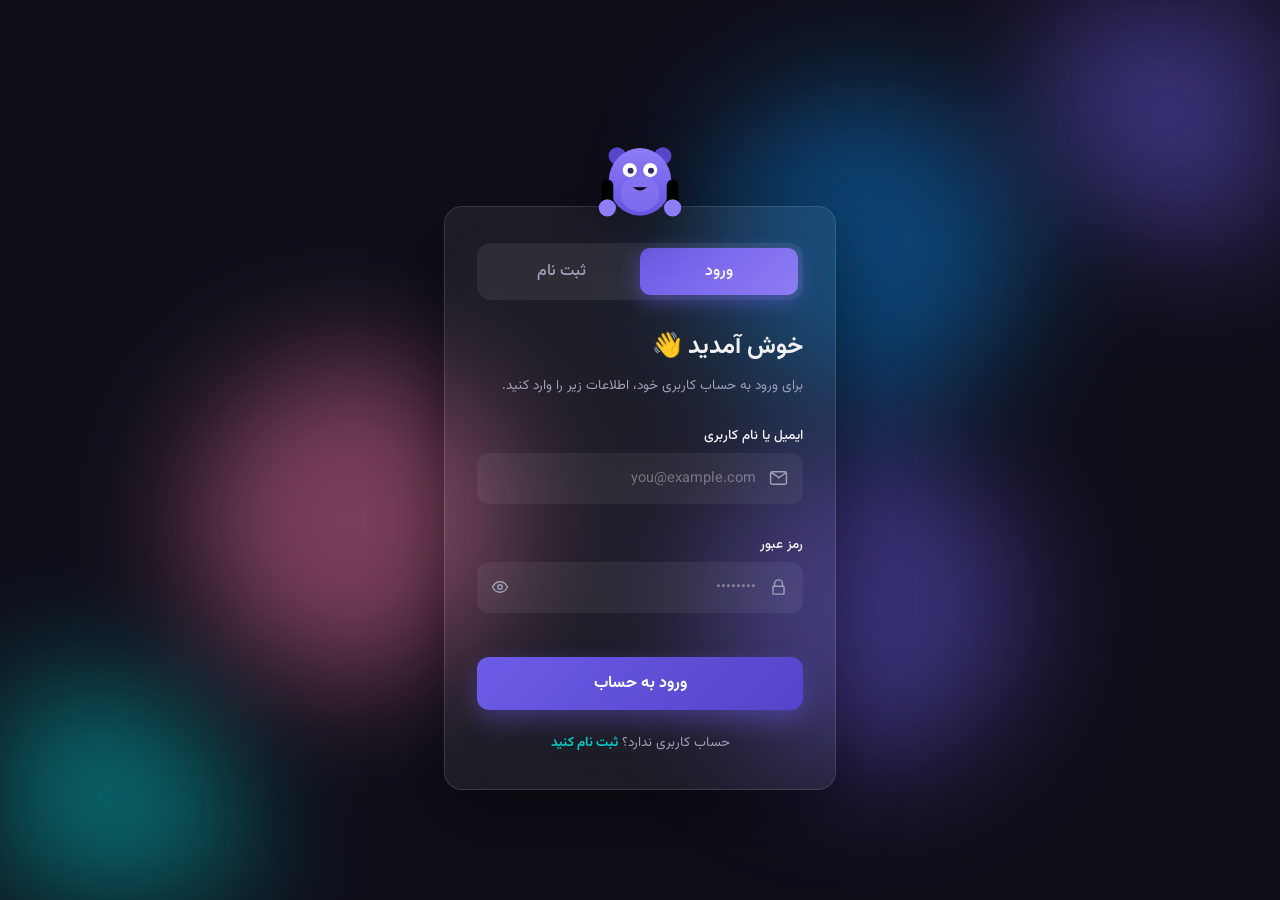
<file: index.html>
<!DOCTYPE html>
<html lang="fa" dir="rtl">
<head>
    <meta charset="UTF-8">
    <meta name="viewport" content="width=device-width, initial-scale=1.0">
    <title>ثبت نام و ورود | MySite</title>

    <!-- favicon (SVG داخلی - بدون نیاز به فایل خارجی) -->
    <link rel="icon" href="data:image/svg+xml,%3Csvg xmlns='http://www.w3.org/2000/svg' viewBox='0 0 100 100'%3E%3Ccircle cx='50' cy='50' r='45' fill='%236c5ce7'/%3E%3Cellipse cx='35' cy='42' rx='9' ry='11' fill='white'/%3E%3Cellipse cx='65' cy='42' rx='9' ry='11' fill='white'/%3E%3Ccircle cx='36' cy='44' r='4' fill='%23332a66'/%3E%3Ccircle cx='66' cy='44' r='4' fill='%23332a66'/%3E%3Cpath d='M38 68 q12 10 24 0' stroke='%23332a66' stroke-width='5' fill='none' stroke-linecap='round'/%3E%3C/svg%3E">

    <!-- رنگ رابط مرورگر موبایل -->
    <meta name="theme-color" content="#0f0f1a">
    <meta name="color-scheme" content="dark">

    <!-- سازگاری موبایل: iOS و Android -->
    <meta name="apple-mobile-web-app-capable" content="yes">
    <meta name="mobile-web-app-capable" content="yes">
    <meta name="apple-mobile-web-app-status-bar-style" content="black-translucent">
    <meta name="format-detection" content="telephone=no">

    <!-- Open Graph برای اشتراک‌گذاری در شبکه‌های اجتماعی -->
    <meta property="og:title" content="MySite - ثبت نام و ورود">
    <meta property="og:type" content="website">

    <link rel="stylesheet" href="style.css">
    <link href="https://fonts.googleapis.com/css2?family=Vazirmatn:wght@300;400;500;700;800&display=swap" rel="stylesheet">
</head>
<body>

    <!-- پس‌زمینه متحرک -->
    <div class="bg-shapes">
        <span></span><span></span><span></span><span></span><span></span>
    </div>

    <main class="container">
        <section class="card">

            <!-- آدمک نگهبان رمز عبور -->
            <div class="buddy" id="buddy" aria-hidden="true">
                <svg viewBox="0 0 140 132">
                    <defs>
                        <linearGradient id="gradBody" x1="0" y1="0" x2="0" y2="1">
                            <stop offset="0" stop-color="#8d7df6"/>
                            <stop offset="1" stop-color="#6553e0"/>
                        </linearGradient>
                    </defs>

                    <!-- گوش‌ها -->
                    <circle class="ear" cx="41" cy="47" r="11"/>
                    <circle class="ear" cx="99" cy="47" r="11"/>

                    <!-- بدن -->
                    <ellipse class="body-main" cx="70" cy="80" rx="40" ry="43"/>
                    <ellipse class="body-belly" cx="70" cy="95" rx="25" ry="23"/>

                    <!-- چشم‌های باز -->
                    <g class="eyes-open">
                        <circle class="eye-white" cx="57" cy="65" r="9"/>
                        <circle class="eye-white" cx="83" cy="65" r="9"/>
                        <circle class="pupil" cx="58" cy="66" r="3.8"/>
                        <circle class="pupil" cx="84" cy="66" r="3.8"/>
                    </g>

                    <!-- چشم‌های بسته -->
                    <g class="eyes-closed">
                        <path d="M49 65 q8 8 16 0"/>
                        <path d="M75 65 q8 8 16 0"/>
                    </g>

                    <!-- دهان -->
                    <path class="mouth" d="M61 87 q9 8 18 0"/>

                    <!-- دست‌ها -->
                    <g class="arm arm-left">
                        <rect x="21" y="77" width="15" height="44" rx="7.5"/>
                        <circle class="hand" cx="28.5" cy="113" r="11"/>
                    </g>
                    <g class="arm arm-right">
                        <rect x="104" y="77" width="15" height="44" rx="7.5"/>
                        <circle class="hand" cx="111.5" cy="113" r="11"/>
                    </g>
                </svg>
            </div>

            <!-- تب‌ها -->
            <nav class="tabs" role="tablist">
                <button class="tab active" id="login-tab" role="tab">ورود</button>
                <button class="tab" id="signup-tab" role="tab">ثبت نام</button>
                <span class="tab-slider"></span>
            </nav>

            <!-- پیام‌های سراسری -->
            <p class="message" id="message"></p>

            <!-- فرم ورود -->
            <form id="login-form" class="form active" novalidate>
                <h2>خوش آمدید 👋</h2>
                <p class="subtitle">برای ورود به حساب کاربری خود، اطلاعات زیر را وارد کنید.</p>

                <label for="login-email">ایمیل یا نام کاربری</label>
                <div class="input-box">
                    <svg viewBox="0 0 24 24"><path d="M4 4h16a2 2 0 0 1 2 2v12a2 2 0 0 1-2 2H4a2 2 0 0 1-2-2V6a2 2 0 0 1 2-2zm8 7L3.5 5.5M20.5 6 12 12"/></svg>
                    <input type="text" id="login-email" placeholder="you@example.com" autocomplete="username">
                </div>
                <small class="error" data-error-for="login-email"></small>

                <label for="login-password">رمز عبور</label>
                <div class="input-box">
                    <svg viewBox="0 0 24 24"><path d="M7 11V8a5 5 0 0 1 10 0v3m-11 0h12a1 1 0 0 1 1 1v8a1 1 0 0 1-1 1H6a1 1 0 0 1-1-1v-8a1 1 0 0 1 1-1z"/></svg>
                    <input type="password" id="login-password" placeholder="••••••••" autocomplete="current-password">
                    <button type="button" class="toggle-pass" aria-label="نمایش رمز">
                        <svg viewBox="0 0 24 24"><path d="M2 12s3.5-7 10-7 10 7 10 7-3.5 7-10 7S2 12 2 12z"/><circle cx="12" cy="12" r="3"/></svg>
                    </button>
                </div>
                <small class="error" data-error-for="login-password"></small>

                <button type="submit" class="btn-submit">ورود به حساب</button>

                <p class="switch-text">حساب کاربری ندارد؟ <a href="#" data-goto="signup">ثبت نام کنید</a></p>
            </form>

            <!-- فرم ثبت نام -->
            <form id="signup-form" class="form" novalidate>
                <h2>ساخت حساب جدید ✨</h2>
                <p class="subtitle">در چند ثانیه عضو ما شوید و از امکانات سایت استفاده کنید.</p>

                <label for="signup-name">نام کامل</label>
                <div class="input-box">
                    <svg viewBox="0 0 24 24"><path d="M12 12a4 4 0 1 0-4-4 4 4 0 0 0 4 4zm-9 9a9 9 0 0 1 18 0"/></svg>
                    <input type="text" id="signup-name" placeholder="مثلاً: علی رضایی" autocomplete="name">
                </div>
                <small class="error" data-error-for="signup-name"></small>

                <label for="signup-email">ایمیل</label>
                <div class="input-box">
                    <svg viewBox="0 0 24 24"><path d="M4 4h16a2 2 0 0 1 2 2v12a2 2 0 0 1-2 2H4a2 2 0 0 1-2-2V6a2 2 0 0 1 2-2zm8 7L3.5 5.5M20.5 6 12 12"/></svg>
                    <input type="email" id="signup-email" placeholder="you@example.com" autocomplete="email">
                </div>
                <small class="error" data-error-for="signup-email"></small>

                <label for="signup-password">رمز عبور</label>
                <div class="input-box">
                    <svg viewBox="0 0 24 24"><path d="M7 11V8a5 5 0 0 1 10 0v3m-11 0h12a1 1 0 0 1 1 1v8a1 1 0 0 1-1 1H6a1 1 0 0 1-1-1v-8a1 1 0 0 1 1-1z"/></svg>
                    <input type="password" id="signup-password" placeholder="حداقل ۶ کاراکتر" autocomplete="new-password">
                    <button type="button" class="toggle-pass" aria-label="نمایش رمز">
                        <svg viewBox="0 0 24 24"><path d="M2 12s3.5-7 10-7 10 7 10 7-3.5 7-10 7S2 12 2 12z"/><circle cx="12" cy="12" r="3"/></svg>
                    </button>
                </div>
                <div class="strength-bar"><i></i></div>
                <small class="hint" id="password-hint">قدرت رمز عبور</small>
                <small class="error" data-error-for="signup-password"></small>

                <button type="submit" class="btn-submit">ثبت نام</button>

                <p class="switch-text">قبلاً ثبت نام کرده‌اید؟ <a href="#" data-goto="login">وارد شوید</a></p>
            </form>

        </section>
    </main>

    <!-- پنل خوش‌آمدگویی بعد از ورود -->
    <div class="welcome-overlay" id="welcome-overlay">
        <div class="welcome-card">
            <h2>🎉 خوش آمدید!</h2>
            <p>شما با موفقیت وارد حساب خود شدید، <strong id="welcome-name">کاربر</strong>.</p>
            <button class="btn-submit" id="logout-btn">خروج از حساب</button>
        </div>
    </div>

    <!-- ===== داشبورد اخبار جهان ===== -->
    <section class="news-app" id="news-app">
        <header class="news-header">
            <div class="news-header-top">
                <h1>📰 مهم‌ترین اخبار جهان</h1>
                <div class="user-chip">
                    <span id="dash-user-name">کاربر</span>
                    <button id="logout-btn-2" title="خروج">⏻</button>
                </div>
            </div>
            <div class="news-filters" role="tablist">
                <button class="filter-btn active" data-cat="top">🔥 داغ‌ترین</button>
                <button class="filter-btn" data-cat="world">🌍 جهان</button>
                <button class="filter-btn" data-cat="tech">💻 فناوری</button>
                <button class="filter-btn" data-cat="business">💼 اقتصاد</button>
                <button class="filter-btn" data-cat="science">🔬 علم</button>
                <button class="filter-btn" data-cat="sports">⚽ ورزش</button>
            </div>
        </header>

        <!-- وضعیت بارگذاری -->
        <div class="loader" id="news-loader">
            <span></span><span></span><span></span>
        </div>

        <!-- خطای بارگیری اخبار -->
        <div class="news-error hidden" id="news-error">
            ⚠️ خطا در دریافت اخبار. <button id="retry-news">تلاش مجدد</button>
        </div>

        <!-- لیست اخبار -->
        <main class="news-list" id="news-list"></main>
    </section>

    <!-- ===== پنل مدیریت (ادمین) ===== -->
    <section class="news-app admin-app" id="admin-app">
        <header class="news-header">
            <div class="news-header-top">
                <h1>🛡️ پنل مدیریت</h1>
                <div class="user-chip">
                    <span>ادمین</span>
                    <button id="logout-btn-admin" title="خروج">⏻</button>
                </div>
            </div>

            <!-- آمار -->
            <div class="stats-row">
                <div class="stat-card">
                    <strong id="stat-total">۰</strong>
                    <span>کل کاربران</span>
                </div>
                <div class="stat-card">
                    <strong id="stat-news">۰</strong>
                    <span>خبر ترجمه‌شده در کش</span>
                </div>
                <div class="stat-card">
                    <strong id="stat-size">۰ KB</strong>
                    <span>حجم دیتابیس</span>
                </div>
            </div>

            <!-- ابزارها -->
            <div class="admin-tools">
                <input type="text" id="admin-search" placeholder="🔍 جستجوی نام یا ایمیل...">
                <button class="tool-btn danger" id="wipe-users">🗑️ حذف همه کاربران</button>
                <button class="tool-btn" id="clear-news-cache">🧹 پاک‌سازی کش اخبار</button>
            </div>

            <!-- جدول کاربران -->
            <div class="table-wrap">
                <table class="users-table">
                    <thead>
                        <tr>
                            <th>#</th>
                            <th>نام</th>
                            <th>ایمیل</th>
                            <th>تاریخ ثبت</th>
                            <th>عملیات</th>
                        </tr>
                    </thead>
                    <tbody id="users-tbody"></tbody>
                </table>
            </div>

            <!-- مودال ویرایش کاربر -->
            <div class="modal-overlay hidden" id="edit-modal">
                <div class="modal-card">
                    <h3>✏️ ویرایش کاربر</h3>
                    <label for="edit-name">نام</label>
                    <input type="text" id="edit-name">
                    <label for="edit-email">ایمیل</label>
                    <input type="email" id="edit-email">
                    <label for="edit-pass">رمز عبور جدید (اختیاری)</label>
                    <input type="text" id="edit-pass" placeholder="خالی = بدون تغییر">
                    <small class="error" id="edit-error"></small>
                    <div class="modal-actions">
                        <button class="btn-submit" id="edit-save">ذخیره</button>
                        <button class="btn-cancel" id="edit-cancel">انصراف</button>
                    </div>
                </div>
            </div>

        </section>

    <!-- مودال نمایش خبر کامل (خارج از پنل ادمین تا برای همه کاربران کار کند) -->
    <div class="modal-overlay hidden" id="news-modal">
        <article class="modal-news-card">
            <button class="modal-close" id="news-modal-close" title="بستن">✕</button>
            <h2 id="nm-title"></h2>
            <p class="n-meta-line"><span id="nm-source"></span> · <span id="nm-time"></span></p>
            <p id="nm-body"></p>
            <a id="nm-link" href="#" target="_blank" rel="noopener">منبع اصلی خبر ↗</a>
        </article>
    </div>

    <script src="script.js"></script>
</body>
</html>
</file>
<file: style.css>
/* ===== متغیرهای سراسری ===== */
:root {
    --primary: #6c5ce7;
    --primary-dark: #5344c9;
    --accent: #00cec9;
    --danger: #e74c3c;
    --success: #2ecc71;
    --bg: #0f0f1a;
    --card-bg: rgba(255, 255, 255, 0.06);
    --text: #f0f0f5;
    --text-muted: #a0a0b8;
    --border: rgba(255, 255, 255, 0.12);
    --radius: 18px;
}

* {
    margin: 0;
    padding: 0;
    box-sizing: border-box;
    -webkit-tap-highlight-color: transparent;
}

/* ریست ظاهر بومی فرم‌ها در همه مرورگرها و سیستم‌عامل‌ها */
button,
input {
    font-family: inherit;
    -webkit-appearance: none;
    appearance: none;
}

body {
    font-family: "Vazirmatn", "Segoe UI", Tahoma, "Helvetica Neue", Arial, sans-serif;
    -webkit-font-smoothing: antialiased;
    -moz-osx-font-smoothing: grayscale;
    text-size-adjust: 100%;
    -webkit-text-size-adjust: 100%;
    background: var(--bg);
    color: var(--text);
    min-height: 100vh;
    display: flex;
    align-items: center;
    justify-content: center;
    overflow-x: hidden;
    position: relative;
}

/* ===== پس‌زمینه متحرک ===== */
.bg-shapes {
    position: fixed;
    inset: 0;
    z-index: 0;
    overflow: hidden;
    filter: blur(60px);
}

.bg-shapes span {
    position: absolute;
    width: 320px;
    height: 320px;
    border-radius: 50%;
    opacity: 0.45;
    animation: float 14s ease-in-out infinite;
}

.bg-shapes span:nth-child(1) { background: var(--primary); top: -80px; right: -80px; }
.bg-shapes span:nth-child(2) { background: var(--accent); bottom: -100px; left: -80px; animation-delay: -3s; }
.bg-shapes span:nth-child(3) { background: #fd79a8; top: 40%; left: 15%; animation-delay: -6s; }
.bg-shapes span:nth-child(4) { background: #0984e3; top: 10%; left: 55%; animation-delay: -9s; }
.bg-shapes span:nth-child(5) { background: #6c5ce7; bottom: 15%; right: 20%; animation-delay: -12s; }

@keyframes float {
    0%, 100% { transform: translate(0, 0) scale(1); }
    33%      { transform: translate(40px, -50px) scale(1.1); }
    66%      { transform: translate(-30px, 35px) scale(0.95); }
}

/* ===== کارت اصلی ===== */
.container {
    position: relative;
    z-index: 1;
    width: 100%;
    max-width: 440px;
    padding: 24px;
    /* پشتیبانی از نمایشگرهای ناچ‌دار (iPhone و غیره) */
    padding: calc(24px + env(safe-area-inset-top))
             calc(24px + env(safe-area-inset-right))
             calc(24px + env(safe-area-inset-bottom))
             calc(24px + env(safe-area-inset-left));
}

.card {
    /* فاصله بالای کارت برای اینکه آدمک کامل دیده شود و از کادر صفحه بیرون نزnd */
    margin-top: 96px;
    position: relative;
    background: var(--card-bg);
    backdrop-filter: blur(22px);
    -webkit-backdrop-filter: blur(22px);
    border: 1px solid rgba(255, 255, 255, 0.12);
    border-radius: var(--radius);
    padding: 36px 32px;
    box-shadow: 0 25px 70px rgba(0, 0, 0, 0.45);
    animation: cardIn 0.7s cubic-bezier(0.22, 1, 0.36, 1);
}

@keyframes cardIn {
    from { opacity: 0; transform: translateY(30px) scale(0.97); }
    to   { opacity: 1; transform: translateY(0) scale(1); }
}

/* ===== تب‌ها ===== */
.tabs {
    position: relative;
    display: flex;
    background: rgba(255, 255, 255, 0.07);
    border-radius: 14px;
    padding: 5px;
    margin-bottom: 28px;
}

.tab {
    flex: 1;
    z-index: 1;
    background: none;
    border: none;
    color: var(--text-muted);
    font-family: inherit;
    font-size: 16px;
    font-weight: 500;
    padding: 11px 0;
    cursor: pointer;
    transition: color 0.3s;
    border-radius: 10px;
}

.tab.active { color: #fff; }

.tab-slider {
    position: absolute;
    top: 5px;
    right: 5px;
    width: calc(50% - 5px);
    height: calc(100% - 10px);
    background: linear-gradient(135deg, var(--primary), #8e7cf3);
    border-radius: 10px;
    box-shadow: 0 6px 20px rgba(108, 92, 231, 0.5);
    transition: transform 0.35s cubic-bezier(0.65, 0, 0.35, 1);
}

.tabs.show-signup .tab-slider { transform: translateX(-100%); }

/* ===== فرم‌ها ===== */
.form {
    display: none;
    animation: formIn 0.45s ease;
}

.form.active { display: block; }

@keyframes formIn {
    from { opacity: 0; transform: translateY(14px); }
    to   { opacity: 1; transform: translateY(0); }
}

.form h2 {
    font-size: 24px;
    margin-bottom: 8px;
}

.subtitle {
    color: var(--text-muted);
    font-size: 13.5px;
    line-height: 1.8;
    margin-bottom: 26px;
}

label {
    display: block;
    font-size: 13.5px;
    font-weight: 500;
    margin-bottom: 7px;
}

.input-box {
    position: relative;
    margin-bottom: 4px;
}

.input-box svg {
    position: absolute;
    top: 50%;
    right: 15px;
    transform: translateY(-50%);
    width: 19px;
    height: 19px;
    fill: none;
    stroke: var(--text-muted);
    stroke-width: 1.8;
    stroke-linecap: round;
    stroke-linejoin: round;
    transition: stroke 0.3s;
    pointer-events: none;
}

.input-box input {
    width: 100%;
    -webkit-appearance: none;
    appearance: none;
    background: rgba(255, 255, 255, 0.06);
    border: 1.5px solid transparent;
    border-radius: 12px;
    color: var(--text);
    font-family: inherit;
    font-size: 14.5px;
    padding: 13px 46px 13px 44px;
    outline: none;
    transition: border-color 0.3s, background 0.3s, box-shadow 0.3s;
}

.input-box input::placeholder { color: rgba(255, 255, 255, 0.35); }

.input-box input:focus {
    border-color: var(--primary);
    background: rgba(255, 255, 255, 0.09);
    box-shadow: 0 0 0 4px rgba(108, 92, 231, 0.18);
}

/* focus-within: سازگار با همه مرورگرهای مدرن (جایگزین :has که در فایرفاکس قدیمی نیست) */
.input-box:focus-within svg { stroke: var(--accent); }

.input-box.invalid input {
    border-color: var(--danger);
    box-shadow: 0 0 0 4px rgba(231, 76, 60, 0.15);
}

.input-box.valid input {
    border-color: var(--success);
}

.toggle-pass {
    position: absolute;
    top: 50%;
    left: 8px;
    transform: translateY(-50%);
    background: none;
    border: none;
    cursor: pointer;
    padding: 6px;
    border-radius: 8px;
    display: grid;
    place-items: center;
    transition: background 0.2s;
}

.toggle-pass:hover { background: rgba(255, 255, 255, 0.1); }

.toggle-pass svg {
    position: static;
    transform: none;
    width: 18px;
    height: 18px;
    pointer-events: auto;
}

/* پیام خطا و راهنما */
.error {
    display: block;
    min-height: 18px;
    color: #ff7675;
    font-size: 12px;
    margin-bottom: 8px;
    transition: opacity 0.3s;
}

.hint {
    display: block;
    color: var(--text-muted);
    font-size: 12px;
    margin-top: 6px;
}

/* نوار قدرت رمز عبور */
.strength-bar {
    height: 5px;
    background: rgba(255, 255, 255, 0.1);
    border-radius: 99px;
    overflow: hidden;
    margin-top: 8px;
}

.strength-bar i {
    display: block;
    height: 100%;
    width: 0;
    border-radius: 99px;
    background: linear-gradient(90deg, var(--danger), #fdcb6e, var(--success));
    transition: width 0.4s cubic-bezier(0.65, 0, 0.35, 1);
}

/* ===== دکمه ارسال ===== */
.btn-submit {
    width: 100%;
    margin-top: 14px;
    padding: 14px;
    border: none;
    border-radius: 12px;
    background: linear-gradient(135deg, var(--primary), var(--primary-dark));
    color: #fff;
    font-family: inherit;
    font-size: 16px;
    font-weight: 700;
    cursor: pointer;
    transition: transform 0.2s, box-shadow 0.2s, opacity 0.2s;
    box-shadow: 0 10px 25px rgba(108, 92, 231, 0.4);
}

.btn-submit:hover {
    transform: translateY(-2px);
    box-shadow: 0 14px 32px rgba(108, 92, 231, 0.55);
}

.btn-submit:active { transform: translateY(0); }

.btn-submit:disabled {
    opacity: 0.6;
    cursor: not-allowed;
    transform: none;
}

.switch-text {
    text-align: center;
    color: var(--text-muted);
    font-size: 13.5px;
    margin-top: 22px;
}

.switch-text a {
    color: var(--accent);
    font-weight: 600;
    text-decoration: none;
}

.switch-text a:hover { text-decoration: underline; }

/* ===== پیام سراسری ===== */
.message {
    display: none;
    border-radius: 12px;
    padding: 11px 15px;
    font-size: 13.5px;
    margin-bottom: 18px;
    animation: formIn 0.3s ease;
}

.message.success {
    display: block;
    background: rgba(46, 204, 113, 0.14);
    border: 1px solid rgba(46, 204, 113, 0.4);
    color: #7bedaa;
}

.message.error-msg {
    display: block;
    background: rgba(231, 76, 60, 0.14);
    border: 1px solid rgba(231, 76, 60, 0.4);
    color: #ff9d96;
}

/* ===== پنل خوش‌آمدگویی ===== */
.welcome-overlay {
    position: fixed;
    inset: 0;
    z-index: 10;
    background: rgba(10, 10, 20, 0.75);
    backdrop-filter: blur(10px);
    display: none;
    align-items: center;
    justify-content: center;
    padding: 24px;
}

.welcome-overlay.visible { display: flex; }

.welcome-card {
    background: var(--card-bg);
    backdrop-filter: blur(22px);
    border: 1px solid rgba(255, 255, 255, 0.14);
    border-radius: var(--radius);
    padding: 44px 38px;
    text-align: center;
    max-width: 400px;
    width: 100%;
    animation: cardIn 0.5s cubic-bezier(0.22, 1, 0.36, 1);
}

.welcome-card h2 { font-size: 26px; margin-bottom: 14px; }
.welcome-card p { color: var(--text-muted); line-height: 1.9; margin-bottom: 24px; }
.welcome-card strong { color: var(--accent); }

/* ===== آدمک نگهبان رمز عبور ===== */

/* جلوگیری از انتخاب متن در عناصر تعاملی/تزئینی (موبایل و دسکتاپ) */
.buddy,
.tabs,
.tab,
.btn-submit,
.toggle-pass {
    -webkit-user-select: none;
    user-select: none;
}

.buddy {
    position: absolute;
    top: -88px;
    right: 50%;
    width: 110px;
    transform: translateX(50%);
    z-index: 5;
    pointer-events: none;
    filter: drop-shadow(0 12px 24px rgba(0, 0, 0, 0.35));
    animation: buddyFloat 3.6s ease-in-out infinite;
}

@keyframes buddyFloat {
    0%, 100% { transform: translateX(50%) translateY(0); }
    50%      { transform: translateX(50%) translateY(-4px); }
}

.buddy svg {
    display: block;
    width: 100%;
    overflow: visible;
}

.buddy .ear        { fill: #5746c8; }
.buddy .body-main  { fill: url(#gradBody); }
.buddy .body-belly { fill: #8d7df6; opacity: 0.55; }
.buddy .hand       { fill: #8d7df6; }
.buddy .eye-white  { fill: #fff; }
.buddy .pupil      { fill: #332a66; transition: transform 0.08s linear; }

.buddy .eyes-closed path {
    stroke: #332a66;
    stroke-width: 4.5;
    fill: none;
    stroke-linecap: round;
}

.eyes-open,
.eyes-closed { transition: opacity 0.18s ease; }

.eyes-closed { opacity: 0; }

.eyes-open {
    transform-box: view-box;
    transform-origin: 70px 65px;
    animation: blink 4.6s infinite;
}

@keyframes blink {
    0%, 91%, 97%, 100% { transform: scaleY(1); }
    94%                { transform: scaleY(0.08); }
}

.arm {
    transform-box: view-box;
    transform-origin: 28.5px 84px;
    transition: transform 0.38s cubic-bezier(0.34, 1.56, 0.64, 1);
}

.arm-right { transform-origin: 111.5px 84px; }

#buddy.covering .arm-left  { transform: rotate(-118deg); }
#buddy.covering .arm-right { transform: rotate(118deg); }

#buddy.covering .eyes-open   { opacity: 0; animation: none; }
#buddy.covering .eyes-closed { opacity: 1; }

/* ===== ریسپانسیو ===== */
@media (max-width: 480px) {
    .card { padding: 28px 20px; margin-top: 92px; }
    .buddy { width: 100px; top: -82px; }

    /* فونت ۱۶ پیکسل مانع زوم خودکار iOS Safari هنگام فوکوس می‌شود */
    .input-box input {
        font-size: 16px;
    }
}

/* ===== احترام به تنظیمات «کاهش حرکت» سیستم‌عامل ===== */
@media (prefers-reduced-motion: reduce) {
    *,
    *::before,
    *::after {
        animation-duration: 0.01ms !important;
        animation-iteration-count: 1 !important;
        transition-duration: 0.01ms !important;
    }
}

/* ============================================================
   حالت داشبورد: بدنه به چیدمان عادی برمی‌گردد تا اخبار اسکرول شوند
   ============================================================ */
body.dash-mode {
    display: block;
    align-items: stretch;
    justify-content: flex-start;
}

/* ============================================================
   داشبورد اخبار جهان (بعد از ورود موفق)
   ============================================================ */
.news-app {
    display: none;
    position: relative;
    z-index: 1;
    width: 100%;
    max-width: 760px;
    margin: 0 auto;
    padding: 24px 16px 60px;
    animation: formIn 0.5s ease;
}

.news-app.visible { display: block; }

.news-header {
    margin-bottom: 22px;
}

.news-header-top {
    display: flex;
    align-items: center;
    justify-content: space-between;
    gap: 12px;
    margin-bottom: 16px;
}

.news-header h1 {
    font-size: 21px;
    font-weight: 800;
}

.user-chip {
    display: flex;
    align-items: center;
    gap: 8px;
    background: rgba(255, 255, 255, 0.07);
    border: 1px solid rgba(255, 255, 255, 0.12);
    border-radius: 99px;
    padding: 6px 14px;
    font-size: 13.5px;
    color: var(--text-muted);
    max-width: 220px;
}

.user-chip span {
    overflow: hidden;
    text-overflow: ellipsis;
    white-space: nowrap;
}

.user-chip button {
    background: rgba(231, 76, 60, 0.15);
    border: none;
    color: #ff9d96;
    width: 26px;
    height: 26px;
    border-radius: 50%;
    cursor: pointer;
    font-size: 13px;
    display: grid;
    place-items: center;
    transition: background 0.2s, transform 0.2s;
}

.user-chip button:hover {
    background: rgba(231, 76, 60, 0.3);
    transform: rotate(90deg);
}

/* فیلتر دسته‌ها */
.news-filters {
    display: flex;
    gap: 8px;
    overflow-x: auto;
    padding-bottom: 6px;
    scrollbar-width: none; /* Firefox */
}

.news-filters::-webkit-scrollbar { display: none; } /* Chrome/Safari */

.filter-btn {
    flex-shrink: 0;
    background: rgba(255, 255, 255, 0.06);
    border: 1px solid rgba(255, 255, 255, 0.1);
    color: var(--text-muted);
    border-radius: 99px;
    padding: 8px 16px;
    font-family: inherit;
    font-size: 13px;
    cursor: pointer;
    transition: all 0.25s;
    -webkit-user-select: none;
    user-select: none;
}

.filter-btn:hover { color: var(--text); background: rgba(255, 255, 255, 0.1); }

.filter-btn.active {
    background: linear-gradient(135deg, var(--primary), var(--primary-dark));
    color: #fff;
    border-color: transparent;
    box-shadow: 0 6px 18px rgba(108, 92, 231, 0.4);
}

/* لودر */
.loader {
    display: none;
    justify-content: center;
    gap: 10px;
    padding: 70px 0;
}

.loader.visible { display: flex; }

.loader span {
    width: 12px;
    height: 12px;
    border-radius: 50%;
    background: var(--primary);
    animation: bounce 0.9s infinite ease-in-out;
}

.loader span:nth-child(2) { animation-delay: 0.15s; }
.loader span:nth-child(3) { animation-delay: 0.3s; }

@keyframes bounce {
    0%, 80%, 100% { transform: scale(0.6); opacity: 0.4; }
    40%           { transform: scale(1);   opacity: 1; }
}

/* خطا */
.news-error {
    background: rgba(231, 76, 60, 0.12);
    border: 1px solid rgba(231, 76, 60, 0.35);
    color: #ff9d96;
    border-radius: 12px;
    padding: 14px 18px;
    font-size: 14px;
    margin-bottom: 16px;
    text-align: center;
}

.news-error.hidden { display: none; }

.news-error button {
    background: var(--danger);
    color: #fff;
    border: none;
    border-radius: 8px;
    padding: 6px 14px;
    margin-right: 10px;
    font-family: inherit;
    font-size: 13px;
    cursor: pointer;
}

.news-error button:hover { filter: brightness(1.15); }

/* لیست اخبار */
.news-list {
    display: grid;
    grid-template-columns: repeat(auto-fill, minmax(300px, 1fr));
    gap: 14px;
}

.news-card {
    background: var(--card-bg);
    backdrop-filter: blur(16px);
    -webkit-backdrop-filter: blur(16px);
    border: 1px solid rgba(255, 255, 255, 0.1);
    border-radius: var(--radius);
    padding: 18px;
    display: flex;
    flex-direction: column;
    gap: 10px;
    transition: transform 0.25s, border-color 0.25s, box-shadow 0.25s;
    animation: cardIn 0.5s cubic-bezier(0.22, 1, 0.36, 1);
    -webkit-user-select: none;
    user-select: none;
}

.news-card:hover {
    transform: translateY(-4px);
    border-color: rgba(108, 92, 231, 0.55);
    box-shadow: 0 14px 34px rgba(0, 0, 0, 0.35);
}

.news-card .n-meta {
    display: flex;
    align-items: center;
    justify-content: space-between;
    font-size: 11.5px;
    color: var(--text-muted);
}

.n-source {
    background: rgba(108, 92, 231, 0.2);
    color: #b9aefc;
    padding: 3px 10px;
    border-radius: 99px;
    font-weight: 600;
}

.news-card h3 {
    font-size: 15px;
    line-height: 1.75;
    font-weight: 700;
}

.news-card p {
    font-size: 13px;
    color: var(--text-muted);
    line-height: 1.85;
    flex-grow: 1;
    /* حداکثر ۳ خط نمایش داده شود */
    display: -webkit-box;
    -webkit-line-clamp: 3;
    -webkit-box-orient: vertical;
    overflow: hidden;
}

.news-card a {
    align-self: flex-start;
    color: var(--accent);
    font-size: 13px;
    font-weight: 600;
    text-decoration: none;
}

.news-card a:hover { text-decoration: underline; }

/* حالت خالی */
.news-empty {
    grid-column: 1 / -1;
    text-align: center;
    color: var(--text-muted);
    padding: 50px 20px;
    font-size: 15px;
    line-height: 2;
}

/* ============================================================
   پنل مدیریت ادمین 🛡️
   ============================================================ */
.admin-app {
    max-width: 1000px;
}

.stats-row {
    display: grid;
    grid-template-columns: repeat(3, 1fr);
    gap: 14px;
    margin-top: 18px;
}

.stat-card {
    background: rgba(255, 255, 255, 0.05);
    border: 1px solid var(--border);
    border-radius: 16px;
    padding: 16px;
    text-align: center;
}

.stat-card strong {
    display: block;
    font-size: 26px;
    color: #a29bfe;
    margin-bottom: 4px;
}

.stat-card span {
    font-size: 12.5px;
    color: var(--text-muted);
}

.admin-tools {
    display: flex;
    gap: 10px;
    flex-wrap: wrap;
    align-items: center;
    margin: 18px 0;
}

#admin-search {
    flex: 1;
    min-width: 200px;
    background: rgba(255, 255, 255, 0.06);
    border: 1px solid var(--border);
    border-radius: 12px;
    padding: 11px 14px;
    color: var(--text);
    font-family: inherit;
    font-size: 13.5px;
    outline: none;
}

#admin-search:focus {
    border-color: #6c5ce7;
}

.tool-btn {
    background: rgba(255, 255, 255, 0.07);
    border: 1px solid var(--border);
    border-radius: 12px;
    padding: 11px 16px;
    color: var(--text);
    font-family: inherit;
    font-size: 13px;
    cursor: pointer;
    transition: all 0.25s ease;
}

.tool-btn:hover {
    background: rgba(255, 255, 255, 0.13);
    transform: translateY(-2px);
}

.tool-btn.danger:hover {
    background: rgba(231, 76, 60, 0.25);
    border-color: #e74c3c;
}

.table-wrap {
    overflow-x: auto;
    border: 1px solid var(--border);
    border-radius: 16px;
    background: rgba(255, 255, 255, 0.03);
}

.users-table {
    width: 100%;
    border-collapse: collapse;
    font-size: 13.5px;
    min-width: 560px;
}

.users-table th,
.users-table td {
    padding: 12px 14px;
    text-align: right;
    border-bottom: 1px solid var(--border);
}

.users-table th {
    color: #a29bfe;
    font-weight: 600;
    background: rgba(108, 92, 231, 0.08);
}

.users-table tbody tr:last-child td {
    border-bottom: none;
}

.users-table tbody tr:hover {
    background: rgba(255, 255, 255, 0.04);
}

.table-empty {
    text-align: center !important;
    color: var(--text-muted);
    padding: 30px !important;
}

.actions {
    white-space: nowrap;
}

.row-btn {
    background: transparent;
    border: none;
    font-size: 17px;
    cursor: pointer;
    padding: 5px 8px;
    border-radius: 8px;
    transition: all 0.2s ease;
}

.row-btn.edit:hover {
    background: rgba(52, 152, 219, 0.2);
}

.row-btn.del:hover {
    background: rgba(231, 76, 60, 0.2);
    transform: scale(1.15);
}

/* ---------- مودال‌ها ---------- */
.modal-overlay {
    position: fixed;
    inset: 0;
    background: rgba(10, 10, 18, 0.72);
    backdrop-filter: blur(6px);
    -webkit-backdrop-filter: blur(6px);
    display: flex;
    align-items: center;
    justify-content: center;
    z-index: 300;
    padding: 20px;
}

.modal-card {
    width: min(420px, 100%);
    background: var(--card-bg, #171727);
    border: 1px solid var(--border);
    border-radius: 20px;
    padding: 26px 24px;
    animation: popIn 0.28s cubic-bezier(0.34, 1.56, 0.64, 1);
}

.modal-card h3 {
    margin-bottom: 16px;
}

.modal-card label {
    display: block;
    margin: 12px 0 6px;
    font-size: 13px;
    color: var(--text-muted);
}

.modal-card input {
    width: 100%;
    background: rgba(255, 255, 255, 0.06);
    border: 1px solid var(--border);
    border-radius: 12px;
    padding: 11px 14px;
    color: var(--text);
    font-family: inherit;
    font-size: 13.5px;
    outline: none;
}

.modal-card input:focus {
    border-color: #6c5ce7;
}

.modal-actions {
    display: flex;
    gap: 10px;
    margin-top: 18px;
}

.btn-cancel {
    flex: 1;
    background: rgba(255, 255, 255, 0.07);
    border: 1px solid var(--border);
    border-radius: 12px;
    padding: 12px;
    color: var(--text);
    font-family: inherit;
    font-weight: 600;
    cursor: pointer;
}

.btn-cancel:hover {
    background: rgba(255, 255, 255, 0.12);
}

/* ---------- مودال خبر کامل 📖 ---------- */
.modal-news-card {
    position: relative;
    width: min(640px, 100%);
    max-height: 84vh;
    overflow-y: auto;
    background: #171727;
    border: 1px solid var(--border);
    border-radius: 22px;
    padding: 30px 28px;
    animation: popIn 0.28s cubic-bezier(0.34, 1.56, 0.64, 1);
}

.modal-news-card h2 {
    line-height: 1.9;
    margin-bottom: 10px;
    padding-left: 30px;
}

.n-meta-line {
    font-size: 12.5px;
    color: var(--text-muted);
    margin-bottom: 18px;
}

#nm-body {
    font-size: 15px;
    line-height: 2.2;
    white-space: pre-wrap;
    word-break: break-word;
    margin-bottom: 20px;
}

.modal-close {
    position: absolute;
    top: 16px;
    left: 16px;
    width: 36px;
    height: 36px;
    border-radius: 50%;
    border: 1px solid var(--border);
    background: rgba(255, 255, 255, 0.06);
    color: var(--text);
    font-size: 15px;
    cursor: pointer;
}

.modal-close:hover {
    background: rgba(231, 76, 60, 0.3);
}

@keyframes popIn {
    from { opacity: 0; transform: scale(0.88) translateY(14px); }
    to   { opacity: 1; transform: scale(1) translateY(0); }
}

.hidden {
    display: none !important;
}

/* ---------- بهبود کارت خبر ---------- */
.news-card {
    cursor: pointer;
}

.n-desc {
    overflow: hidden;
    display: -webkit-box;
    -webkit-line-clamp: 3;
    -webkit-box-orient: vertical;
}

.n-foot {
    display: flex;
    justify-content: space-between;
    align-items: center;
    margin-top: auto;
}

.read-more {
    font-size: 13px;
    font-weight: 700;
    color: #a29bfe;
}

.admin-hint {
    margin-top: 16px;
    font-size: 11.5px;
    color: var(--text-muted);
    text-align: center;
}

.admin-hint code {
    background: rgba(162, 155, 254, 0.15);
    color: #a29bfe;
    padding: 1px 7px;
    border-radius: 6px;
    font-family: inherit;
}

@media (max-width: 480px) {
    .stats-row { grid-template-columns: repeat(3, 1fr); gap: 8px; }
    .stat-card strong { font-size: 19px; }
    .stat-card span { font-size: 10.5px; }
    .admin-tools { gap: 7px; }
    .tool-btn { padding: 9px 12px; font-size: 12px; }
    .modal-news-card { padding: 24px 18px; }
}

@media (max-width: 480px) {
    .news-list { grid-template-columns: 1fr; }
    .news-header h1 { font-size: 17px; }
    .user-chip { max-width: 160px; font-size: 12.5px; }
    .filter-btn { padding: 7px 13px; font-size: 12.5px; }
}
</file>
